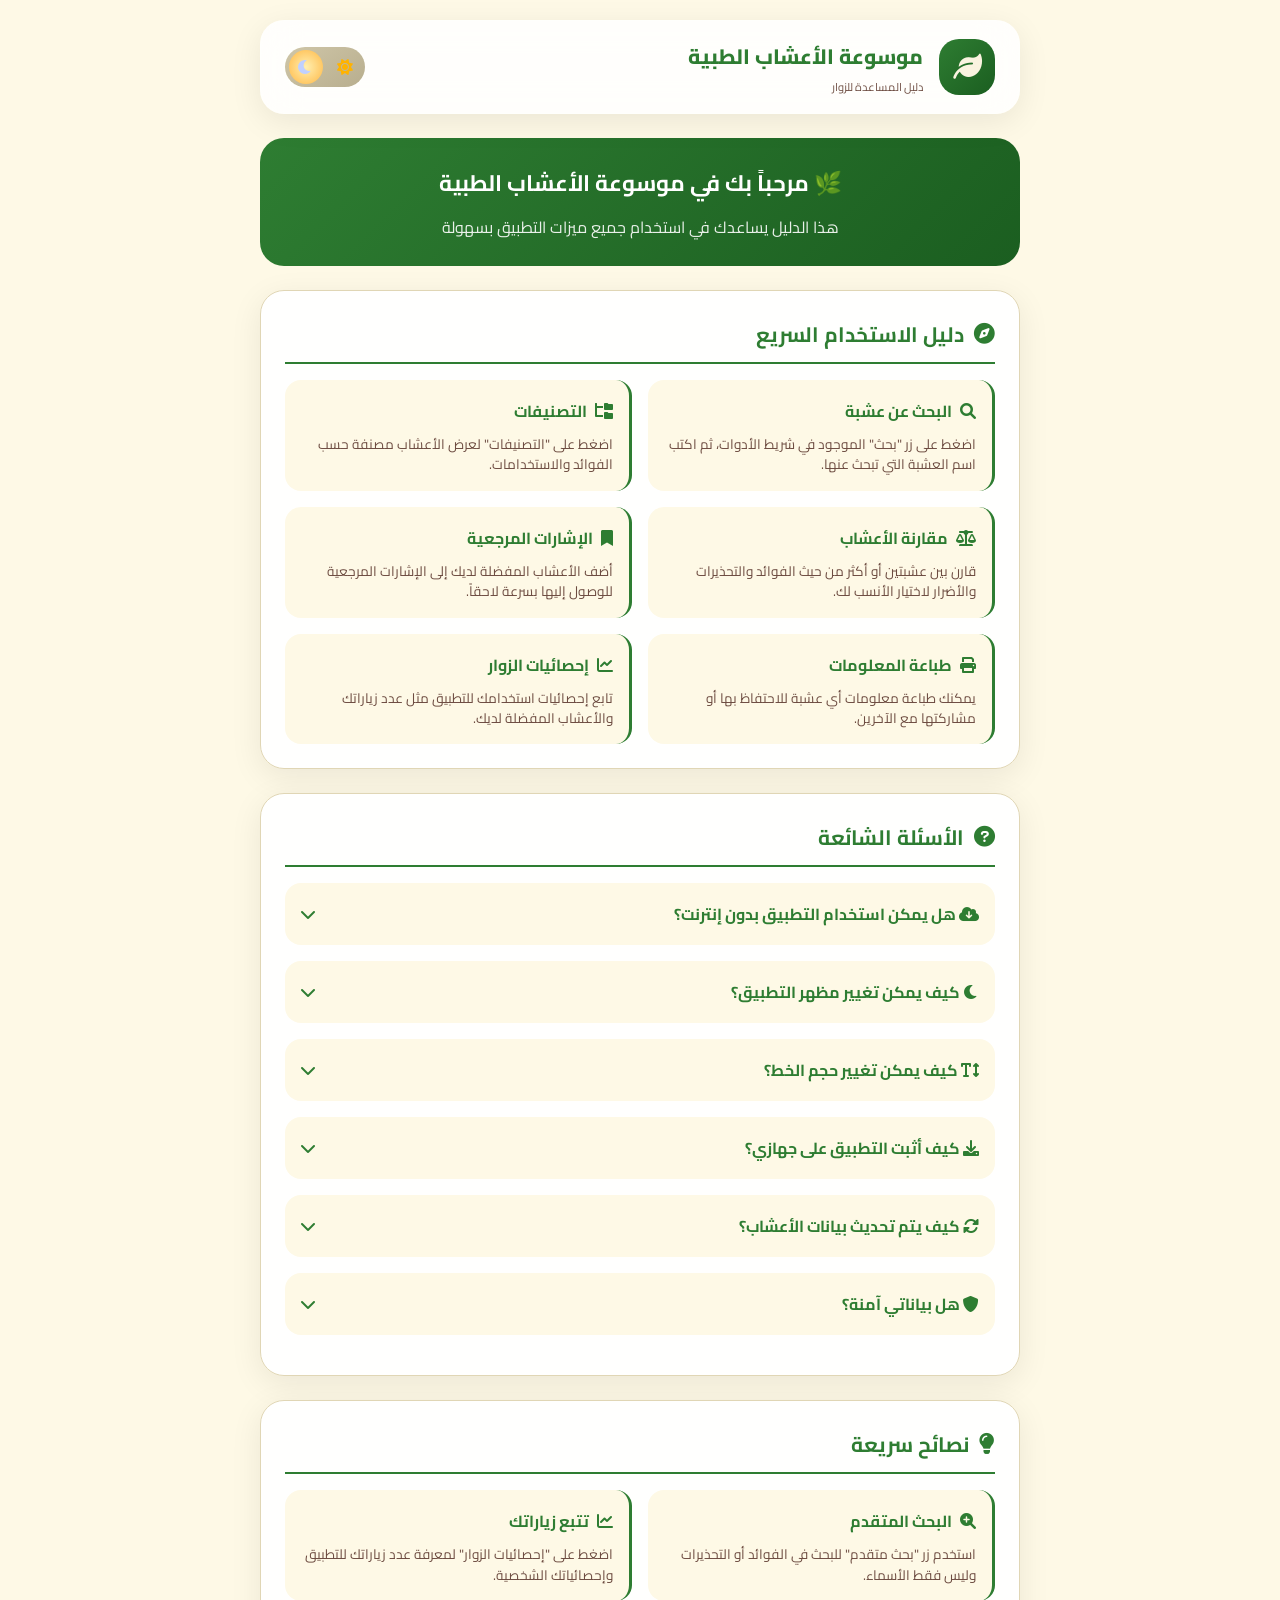
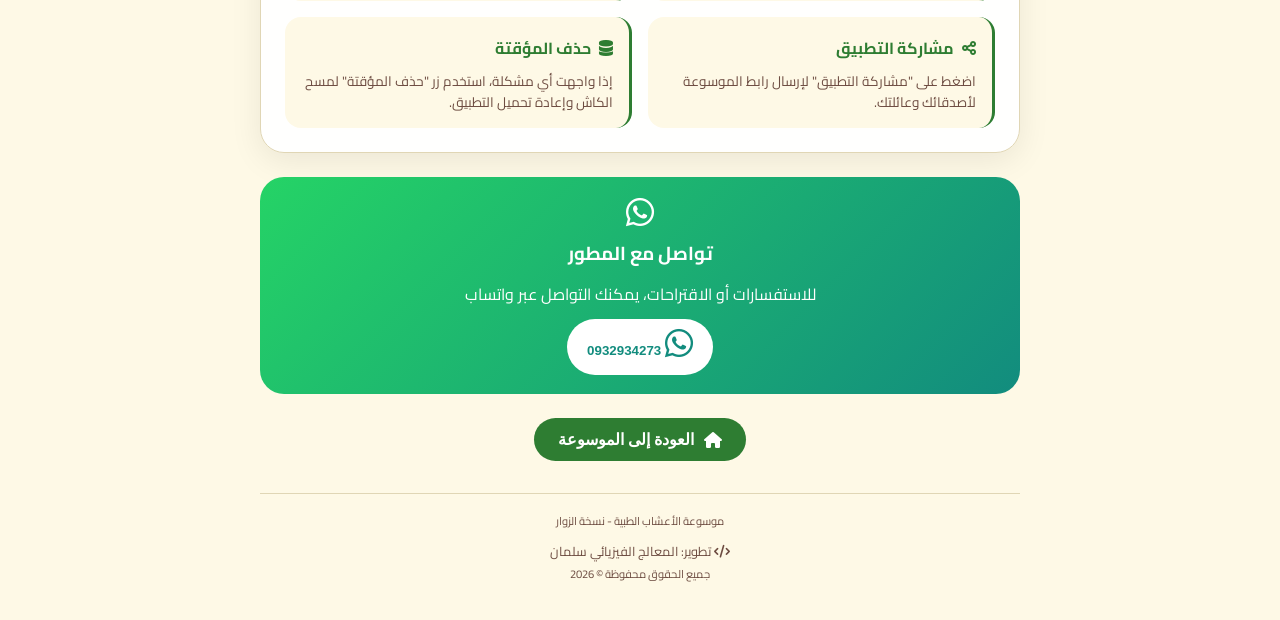
<file: help.html>
<!DOCTYPE html>
<html lang="ar" dir="rtl">
<head>
    <meta charset="UTF-8">
    <meta name="viewport" content="width=device-width, initial-scale=1.0, viewport-fit=cover">
    <title>مساعدة الزوار - موسوعة الأعشاب الطبية</title>
    <meta name="theme-color" content="#2e7d32">
    <link rel="manifest" href="manifest.json">
    <link href="https://fonts.googleapis.com/css2?family=Cairo:wght@300;400;500;600;700;800;900&display=swap" rel="stylesheet">
    <link rel="stylesheet" href="https://cdnjs.cloudflare.com/ajax/libs/font-awesome/6.0.0-beta3/css/all.min.css">
    <style>
        * { margin: 0; padding: 0; box-sizing: border-box; }
        
        :root {
            --primary: #2e7d32;
            --primary-light: #60ad5e;
            --primary-dark: #1b5e20;
            --danger: #c62828;
            --light-bg: #fef9e6;
            --card-bg: rgba(255, 255, 255, 0.95);
            --separator: #e0d6b5;
            --text: #3e2723;
            --text-secondary: #6d4c41;
            --shadow: 0 8px 32px rgba(0, 0, 0, 0.08);
            --radius: 24px;
            --glass-bg: rgba(255, 255, 255, 0.85);
        }
        
        body.dark-mode {
            --primary: #81c784;
            --light-bg: #1a1a2e;
            --card-bg: rgba(30, 30, 46, 0.95);
            --separator: #2d2d44;
            --text: #f5f0e0;
            --text-secondary: #b8b8d0;
            --glass-bg: rgba(30, 30, 46, 0.85);
        }
        
        body {
            font-family: 'Cairo', sans-serif;
            background: var(--light-bg);
            color: var(--text);
            transition: 0.2s;
        }
        
        .container {
            max-width: 800px;
            margin: 0 auto;
            padding: 20px;
        }
        
        .header {
            background: var(--glass-bg);
            backdrop-filter: blur(20px);
            border-radius: var(--radius);
            padding: 1rem 1.5rem;
            display: flex;
            justify-content: space-between;
            align-items: center;
            flex-wrap: wrap;
            gap: 1rem;
            margin-bottom: 1.5rem;
            box-shadow: var(--shadow);
            border: 1px solid rgba(255,255,255,0.2);
        }
        
        .logo-area {
            display: flex;
            align-items: center;
            gap: 1rem;
        }
        
        .logo-icon {
            width: 56px;
            height: 56px;
            background: linear-gradient(135deg, var(--primary), var(--primary-dark));
            border-radius: 20px;
            display: flex;
            align-items: center;
            justify-content: center;
        }
        
        .logo-icon i {
            font-size: 1.8rem;
            color: #faf3e0;
        }
        
        .logo-text h1 {
            font-size: 1.3rem;
            font-weight: 800;
            color: var(--primary);
        }
        
        .logo-text p {
            font-size: 0.7rem;
            color: var(--text-secondary);
        }
        
        .mode-switch {
            position: relative;
            width: 80px;
            height: 40px;
            background: linear-gradient(145deg, #cfc6a8, #b8ae8e);
            border-radius: 60px;
            cursor: pointer;
            display: flex;
            align-items: center;
            justify-content: space-between;
            padding: 0 12px;
            border: none;
        }
        
        .mode-switch i { font-size: 1rem; z-index: 2; }
        .mode-switch i.fa-sun { color: #ffb300; }
        .mode-switch i.fa-moon { color: #c0d0ff; }
        
        .mode-switch .slider-track {
            position: absolute;
            width: 34px;
            height: 34px;
            background: radial-gradient(circle, #ffefb0, #ffb845);
            border-radius: 50%;
            top: 3px;
            left: 4px;
            transition: transform 0.3s;
            z-index: 1;
        }
        
        body.dark-mode .mode-switch .slider-track {
            transform: translateX(36px);
        }
        
        .welcome-message {
            background: linear-gradient(135deg, var(--primary), var(--primary-dark));
            color: white;
            border-radius: var(--radius);
            padding: 1.5rem;
            margin-bottom: 1.5rem;
            text-align: center;
        }
        
        .welcome-message h2 {
            font-size: 1.4rem;
            margin-bottom: 0.5rem;
        }
        
        .welcome-message p {
            opacity: 0.9;
        }
        
        .help-section {
            background: var(--card-bg);
            border-radius: var(--radius);
            padding: 1.5rem;
            margin-bottom: 1.5rem;
            border: 1px solid var(--separator);
            box-shadow: var(--shadow);
        }
        
        .help-section h2 {
            color: var(--primary);
            font-size: 1.3rem;
            margin-bottom: 1rem;
            padding-bottom: 0.5rem;
            border-bottom: 2px solid var(--primary);
            display: flex;
            align-items: center;
            gap: 10px;
        }
        
        .help-grid {
            display: grid;
            grid-template-columns: repeat(auto-fill, minmax(280px, 1fr));
            gap: 1rem;
            margin-top: 1rem;
        }
        
        .help-card {
            background: var(--light-bg);
            border-radius: 16px;
            padding: 1rem;
            border-right: 3px solid var(--primary);
            transition: transform 0.2s;
        }
        
        .help-card:hover {
            transform: translateX(-3px);
        }
        
        .help-card h3 {
            color: var(--primary);
            font-size: 1rem;
            margin-bottom: 0.5rem;
            display: flex;
            align-items: center;
            gap: 8px;
        }
        
        .help-card p {
            font-size: 0.85rem;
            line-height: 1.5;
            color: var(--text-secondary);
        }
        
        .faq-item {
            background: var(--light-bg);
            border-radius: 16px;
            padding: 1rem;
            margin-bottom: 1rem;
            cursor: pointer;
            transition: 0.2s;
        }
        
        .faq-item:hover {
            transform: translateX(-3px);
            background: var(--primary-container);
        }
        
        .faq-question {
            font-weight: 700;
            color: var(--primary);
            display: flex;
            justify-content: space-between;
            align-items: center;
        }
        
        .faq-answer {
            max-height: 0;
            overflow: hidden;
            transition: max-height 0.3s ease;
            color: var(--text-secondary);
            font-size: 0.9rem;
        }
        
        .faq-item.open .faq-answer {
            max-height: 200px;
            margin-top: 10px;
        }
        
        .contact-card {
            background: linear-gradient(135deg, #25D366, #128C7E);
            color: white;
            border-radius: var(--radius);
            padding: 1.2rem;
            text-align: center;
            margin-bottom: 1.5rem;
        }
        
        .contact-card i {
            font-size: 2rem;
            margin-bottom: 0.5rem;
        }
        
        .contact-card h3 {
            margin-bottom: 0.5rem;
        }
        
        .contact-card button {
            background: white;
            color: #128C7E;
            border: none;
            padding: 8px 20px;
            border-radius: 50px;
            margin-top: 10px;
            font-weight: bold;
            cursor: pointer;
        }
        
        .btn-back {
            background: var(--primary);
            color: white;
            border: none;
            padding: 12px 24px;
            border-radius: 50px;
            font-size: 1rem;
            font-weight: bold;
            cursor: pointer;
            display: inline-flex;
            align-items: center;
            gap: 10px;
            transition: 0.2s;
        }
        
        .btn-back:hover {
            transform: translateY(-2px);
            box-shadow: 0 4px 15px var(--primary-glow);
        }
        
        .footer {
            text-align: center;
            margin-top: 2rem;
            padding: 1rem;
            font-size: 0.7rem;
            color: var(--text-secondary);
            border-top: 1px solid var(--separator);
        }
        
        .developer {
            text-align: center;
            margin-top: 0.5rem;
            font-size: 0.8rem;
        }
        
        @media (max-width: 768px) {
            .container { padding: 15px; }
            .help-grid { grid-template-columns: 1fr; }
            .header { flex-direction: column; text-align: center; }
        }
    </style>
</head>
<body>

<div class="container">
    <!-- الهيدر -->
    <div class="header">
        <div class="logo-area">
            <div class="logo-icon"><i class="fas fa-leaf"></i></div>
            <div class="logo-text">
                <h1>موسوعة الأعشاب الطبية</h1>
                <p>دليل المساعدة للزوار</p>
            </div>
        </div>
        <div class="mode-switch" id="themeToggle">
            <div class="slider-track"></div>
            <i class="fas fa-sun"></i>
            <i class="fas fa-moon"></i>
        </div>
    </div>

    <!-- رسالة ترحيب -->
    <div class="welcome-message">
        <h2>🌿 مرحباً بك في موسوعة الأعشاب الطبية</h2>
        <p>هذا الدليل يساعدك في استخدام جميع ميزات التطبيق بسهولة</p>
    </div>

    <!-- دليل الاستخدام السريع -->
    <div class="help-section">
        <h2><i class="fas fa-compass"></i> دليل الاستخدام السريع</h2>
        <div class="help-grid">
            <div class="help-card">
                <h3><i class="fas fa-search"></i> البحث عن عشبة</h3>
                <p>اضغط على زر "بحث" الموجود في شريط الأدوات، ثم اكتب اسم العشبة التي تبحث عنها.</p>
            </div>
            <div class="help-card">
                <h3><i class="fas fa-folder-tree"></i> التصنيفات</h3>
                <p>اضغط على "التصنيفات" لعرض الأعشاب مصنفة حسب الفوائد والاستخدامات.</p>
            </div>
            <div class="help-card">
                <h3><i class="fas fa-balance-scale"></i> مقارنة الأعشاب</h3>
                <p>قارن بين عشبتين أو أكثر من حيث الفوائد والتحذيرات والأضرار لاختيار الأنسب لك.</p>
            </div>
            <div class="help-card">
                <h3><i class="fas fa-bookmark"></i> الإشارات المرجعية</h3>
                <p>أضف الأعشاب المفضلة لديك إلى الإشارات المرجعية للوصول إليها بسرعة لاحقاً.</p>
            </div>
            <div class="help-card">
                <h3><i class="fas fa-print"></i> طباعة المعلومات</h3>
                <p>يمكنك طباعة معلومات أي عشبة للاحتفاظ بها أو مشاركتها مع الآخرين.</p>
            </div>
            <div class="help-card">
                <h3><i class="fas fa-chart-line"></i> إحصائيات الزوار</h3>
                <p>تابع إحصائيات استخدامك للتطبيق مثل عدد زياراتك والأعشاب المفضلة لديك.</p>
            </div>
        </div>
    </div>

    <!-- الأسئلة الشائعة -->
    <div class="help-section">
        <h2><i class="fas fa-question-circle"></i> الأسئلة الشائعة</h2>
        <div class="faq-list">
            <div class="faq-item">
                <div class="faq-question">
                    <span><i class="fas fa-cloud-download-alt"></i> هل يمكن استخدام التطبيق بدون إنترنت؟</span>
                    <i class="fas fa-chevron-down"></i>
                </div>
                <div class="faq-answer">
                    نعم! بمجرد تحميل البيانات لأول مرة، يمكنك استخدام التطبيق في وضع عدم الاتصال. سيتم عرض البيانات المخزنة محلياً على جهازك.
                </div>
            </div>
            <div class="faq-item">
                <div class="faq-question">
                    <span><i class="fas fa-moon"></i> كيف يمكن تغيير مظهر التطبيق؟</span>
                    <i class="fas fa-chevron-down"></i>
                </div>
                <div class="faq-answer">
                    اضغط على زر الوضع الليلي 🌙/☀️ في أعلى الشاشة للتبديل بين المظهر النهاري والليلي.
                </div>
            </div>
            <div class="faq-item">
                <div class="faq-question">
                    <span><i class="fas fa-text-height"></i> كيف يمكن تغيير حجم الخط؟</span>
                    <i class="fas fa-chevron-down"></i>
                </div>
                <div class="faq-answer">
                    اضغط على زر "Aa" في شريط الأدوات لتغيير حجم الخط بين (عادي، كبير، أكبر) حسب راحتك في القراءة.
                </div>
            </div>
            <div class="faq-item">
                <div class="faq-question">
                    <span><i class="fas fa-download"></i> كيف أثبت التطبيق على جهازي؟</span>
                    <i class="fas fa-chevron-down"></i>
                </div>
                <div class="faq-answer">
                    في متصفح Chrome: اضغط على القائمة (⋮) ثم اختر "تثبيت التطبيق".<br>
                    في Safari: اضغط على مشاركة ثم "إضافة إلى الشاشة الرئيسية".
                </div>
            </div>
            <div class="faq-item">
                <div class="faq-question">
                    <span><i class="fas fa-sync-alt"></i> كيف يتم تحديث بيانات الأعشاب؟</span>
                    <i class="fas fa-chevron-down"></i>
                </div>
                <div class="faq-answer">
                    يتم تحديث البيانات تلقائياً عند وجود اتصال بالإنترنت. يمكنك أيضاً الضغط على زر "تحديث" في شريط الأدوات للحصول على أحدث البيانات.
                </div>
            </div>
            <div class="faq-item">
                <div class="faq-question">
                    <span><i class="fas fa-shield-alt"></i> هل بياناتي آمنة؟</span>
                    <i class="fas fa-chevron-down"></i>
                </div>
                <div class="faq-answer">
                    نعم تماماً. التطبيق لا يجمع أي معلومات شخصية عنك. جميع البيانات التي تحفظها (إشارات مرجعية، مقارنات) تخزن فقط على جهازك.
                </div>
            </div>
        </div>
    </div>

    <!-- نصائح سريعة -->
    <div class="help-section">
        <h2><i class="fas fa-lightbulb"></i> نصائح سريعة</h2>
        <div class="help-grid">
            <div class="help-card">
                <h3><i class="fas fa-search-plus"></i> البحث المتقدم</h3>
                <p>استخدم زر "بحث متقدم" للبحث في الفوائد أو التحذيرات وليس فقط الأسماء.</p>
            </div>
            <div class="help-card">
                <h3><i class="fas fa-chart-line"></i> تتبع زياراتك</h3>
                <p>اضغط على "إحصائيات الزوار" لمعرفة عدد زياراتك للتطبيق وإحصائياتك الشخصية.</p>
            </div>
            <div class="help-card">
                <h3><i class="fas fa-share-alt"></i> مشاركة التطبيق</h3>
                <p>اضغط على "مشاركة التطبيق" لإرسال رابط الموسوعة لأصدقائك وعائلتك.</p>
            </div>
            <div class="help-card">
                <h3><i class="fas fa-database"></i> حذف المؤقتة</h3>
                <p>إذا واجهت أي مشكلة، استخدم زر "حذف المؤقتة" لمسح الكاش وإعادة تحميل التطبيق.</p>
            </div>
        </div>
    </div>

    <!-- التواصل -->
    <div class="contact-card">
        <i class="fab fa-whatsapp"></i>
        <h3>تواصل مع المطور</h3>
        <p>للاستفسارات أو الاقتراحات، يمكنك التواصل عبر واتساب</p>
        <button onclick="window.open('https://wa.me/9630932934273', '_blank')">
            <i class="fab fa-whatsapp"></i> 0932934273
        </button>
    </div>

    <!-- زر العودة -->
    <div style="text-align: center;">
        <button class="btn-back" onclick="window.location.href = './index.html'">
            <i class="fas fa-home"></i> العودة إلى الموسوعة
        </button>
    </div>

    <!-- تذييل -->
    <div class="footer">
        <p>موسوعة الأعشاب الطبية - نسخة الزوار</p>
        <div class="developer">
            <i class="fas fa-code"></i> تطوير: المعالج الفيزيائي سلمان
        </div>
        <p>جميع الحقوق محفوظة © 2026</p>
    </div>
</div>

<script>
    // تبديل الوضع الليلي/النهاري
    function toggleTheme() {
        document.body.classList.toggle('dark-mode');
        localStorage.setItem('theme', document.body.classList.contains('dark-mode') ? 'dark' : 'light');
    }
    
    // تهيئة المظهر
    function initTheme() {
        if (localStorage.getItem('theme') === 'dark') {
            document.body.classList.add('dark-mode');
        }
    }
    
    // تهيئة الأسئلة الشائعة
    function initFAQ() {
        const faqItems = document.querySelectorAll('.faq-item');
        faqItems.forEach(item => {
            const question = item.querySelector('.faq-question');
            question.addEventListener('click', () => {
                item.classList.toggle('open');
                const icon = question.querySelector('.fa-chevron-down');
                if (icon) {
                    icon.style.transform = item.classList.contains('open') ? 'rotate(180deg)' : 'rotate(0)';
                }
            });
        });
    }
    
    // ربط الأحداث
    document.getElementById('themeToggle')?.addEventListener('click', toggleTheme);
    
    // تسجيل Service Worker
    if ('serviceWorker' in navigator) {
        window.addEventListener('load', () => {
            navigator.serviceWorker.register('./sw.js').catch(e => console.log('SW registration failed:', e));
        });
    }
    
    // التهيئة
    initTheme();
    initFAQ();
    
    console.log('📱 صفحة المساعدة للزوار تم تحميلها');
</script>
</body>
</html>
</file>
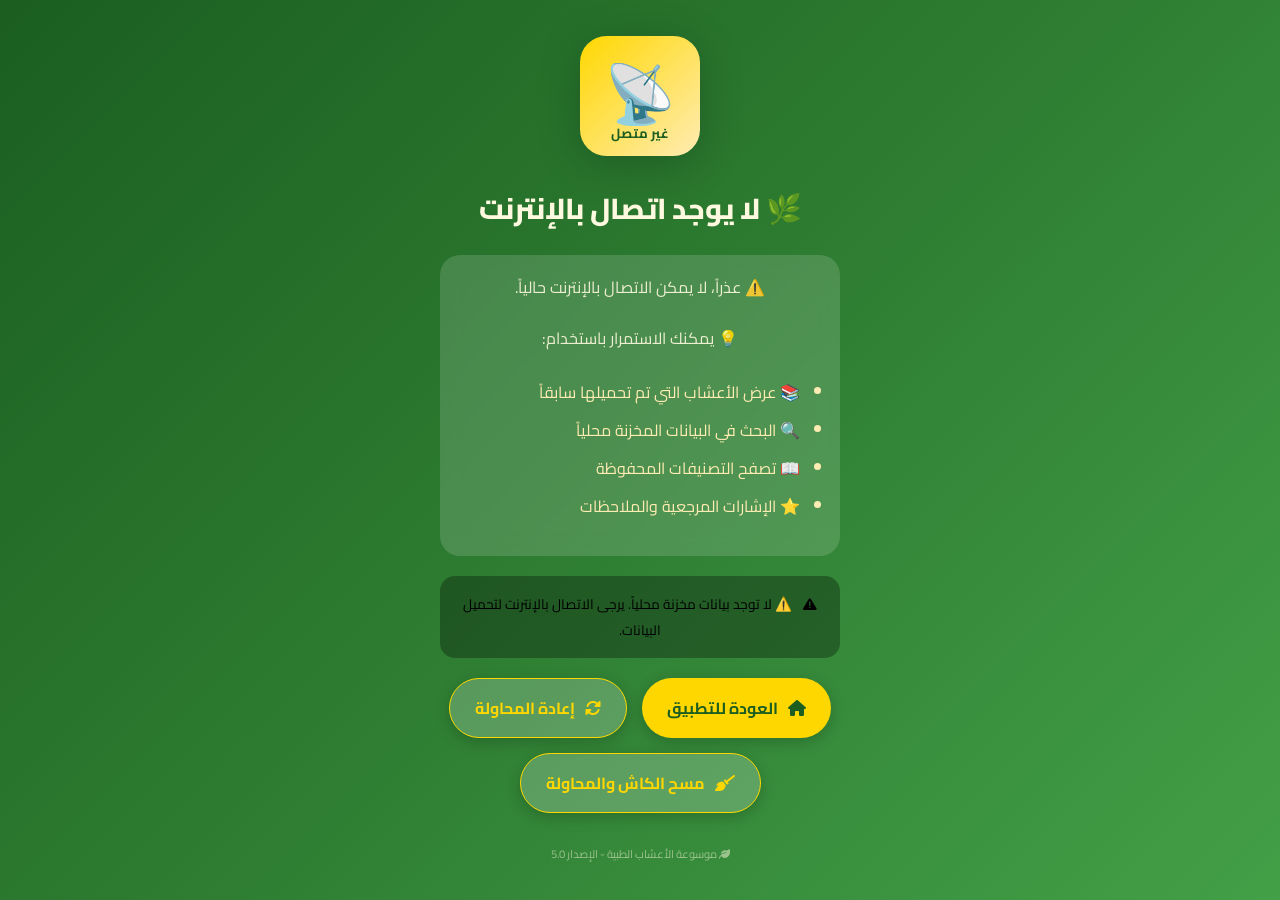
<file: offline.html>
<!DOCTYPE html>
<html lang="ar" dir="rtl">
<head>
    <meta charset="UTF-8">
    <meta name="viewport" content="width=device-width, initial-scale=1.0, viewport-fit=cover">
    <title>غير متصل - موسوعة الأعشاب الطبية</title>
    <meta name="theme-color" content="#2e7d32">
    <link rel="manifest" href="manifest.json">
    <link href="https://fonts.googleapis.com/css2?family=Cairo:wght@300;400;500;600;700;800;900&display=swap" rel="stylesheet">
    <link rel="stylesheet" href="https://cdnjs.cloudflare.com/ajax/libs/font-awesome/6.0.0-beta3/css/all.min.css">
    <style>
        * {
            margin: 0;
            padding: 0;
            box-sizing: border-box;
        }
        
        body {
            font-family: 'Cairo', 'Segoe UI', Tahoma, Geneva, Verdana, sans-serif;
            background: linear-gradient(135deg, #1b5e20 0%, #2e7d32 50%, #43a047 100%);
            min-height: 100vh;
            display: flex;
            align-items: center;
            justify-content: center;
            padding: 20px;
        }
        
        .offline-container {
            text-align: center;
            max-width: 400px;
            width: 100%;
            animation: fadeInUp 0.6s ease-out;
        }
        
        @keyframes fadeInUp {
            from {
                opacity: 0;
                transform: translateY(30px);
            }
            to {
                opacity: 1;
                transform: translateY(0);
            }
        }
        
        .offline-icon {
            width: 120px;
            height: 120px;
            margin: 0 auto 25px;
            animation: bounce 0.8s ease-out;
        }
        
        @keyframes bounce {
            0% { transform: scale(0.5); opacity: 0; }
            50% { transform: scale(1.1); }
            100% { transform: scale(1); opacity: 1; }
        }
        
        .offline-icon svg {
            width: 100%;
            height: 100%;
            filter: drop-shadow(0 8px 20px rgba(0,0,0,0.2));
        }
        
        h1 {
            color: #fff9e0;
            font-size: 1.8rem;
            margin-bottom: 15px;
            font-weight: 800;
        }
        
        p {
            color: rgba(255,249,224,0.9);
            font-size: 1rem;
            line-height: 1.6;
            margin-bottom: 25px;
        }
        
        .offline-message {
            background: rgba(255,255,255,0.15);
            backdrop-filter: blur(10px);
            border-radius: 20px;
            padding: 20px;
            margin: 20px 0;
        }
        
        .offline-message ul {
            text-align: right;
            padding-right: 20px;
            margin: 15px 0;
        }
        
        .offline-message li {
            margin: 8px 0;
            color: #ffecb3;
        }
        
        .button-group {
            display: flex;
            gap: 15px;
            justify-content: center;
            flex-wrap: wrap;
            margin: 20px 0;
        }
        
        button {
            background: #ffd700;
            color: #1b5e20;
            border: none;
            padding: 14px 25px;
            border-radius: 60px;
            font-size: 1rem;
            font-weight: bold;
            font-family: 'Cairo', sans-serif;
            cursor: pointer;
            transition: all 0.3s ease;
            display: inline-flex;
            align-items: center;
            gap: 10px;
            box-shadow: 0 4px 15px rgba(0,0,0,0.2);
        }
        
        button:hover {
            transform: translateY(-2px);
            box-shadow: 0 8px 25px rgba(0,0,0,0.3);
        }
        
        button:active {
            transform: translateY(1px);
        }
        
        .btn-secondary {
            background: rgba(255,255,255,0.2);
            color: #ffd700;
            border: 1px solid #ffd700;
        }
        
        .btn-secondary:hover {
            background: rgba(255,255,255,0.3);
        }
        
        .cached-data {
            background: rgba(0,0,0,0.3);
            border-radius: 15px;
            padding: 15px;
            margin: 20px 0;
            font-size: 0.85rem;
            text-align: center;
        }
        
        .cached-data i {
            margin-left: 8px;
        }
        
        .footer {
            margin-top: 30px;
            font-size: 0.7rem;
            color: rgba(255,249,224,0.5);
        }
        
        @media (max-width: 480px) {
            .button-group {
                flex-direction: column;
            }
            button {
                justify-content: center;
            }
            h1 {
                font-size: 1.4rem;
            }
        }
    </style>
</head>
<body>
    <div class="offline-container">
        <div class="offline-icon">
            <svg viewBox="0 0 100 100" xmlns="http://www.w3.org/2000/svg">
                <defs>
                    <linearGradient id="iconGrad" x1="0%" y1="0%" x2="100%" y2="100%">
                        <stop offset="0%" style="stop-color:#ffd700;stop-opacity:1" />
                        <stop offset="100%" style="stop-color:#ffecb3;stop-opacity:1" />
                    </linearGradient>
                </defs>
                <rect width="100" height="100" rx="22" fill="url(#iconGrad)"/>
                <text x="50" y="65" font-size="48" text-anchor="middle" fill="#2e7d32">📡</text>
                <text x="50" y="85" font-size="11" text-anchor="middle" fill="#1b5e20" font-weight="bold">غير متصل</text>
            </svg>
        </div>
        
        <h1>🌿 لا يوجد اتصال بالإنترنت</h1>
        
        <div class="offline-message">
            <p>⚠️ عذراً، لا يمكن الاتصال بالإنترنت حالياً.</p>
            <p>💡 يمكنك الاستمرار باستخدام:</p>
            <ul>
                <li>📚 عرض الأعشاب التي تم تحميلها سابقاً</li>
                <li>🔍 البحث في البيانات المخزنة محلياً</li>
                <li>📖 تصفح التصنيفات المحفوظة</li>
                <li>⭐ الإشارات المرجعية والملاحظات</li>
            </ul>
        </div>
        
        <div class="cached-data" id="cachedInfo">
            <i class="fas fa-spinner fa-pulse"></i> جاري التحقق من البيانات المخزنة...
        </div>
        
        <div class="button-group">
            <button onclick="goToApp()">
                <i class="fas fa-home"></i> العودة للتطبيق
            </button>
            <button class="btn-secondary" onclick="location.reload()">
                <i class="fas fa-sync-alt"></i> إعادة المحاولة
            </button>
            <button class="btn-secondary" onclick="clearCacheAndReload()">
                <i class="fas fa-broom"></i> مسح الكاش والمحاولة
            </button>
        </div>
        
        <div class="footer">
            <i class="fas fa-leaf"></i> موسوعة الأعشاب الطبية - الإصدار 5.0
        </div>
    </div>
    
    <script>
        // عرض معلومات البيانات المخزنة
        function showCachedInfo() {
            const cachedDiv = document.getElementById('cachedInfo');
            if (!cachedDiv) return;
            
            try {
                // محاولة قراءة الكاش من localStorage
                const cacheData = localStorage.getItem('herbal_cache_v3');
                if (cacheData) {
                    const data = JSON.parse(cacheData);
                    const herbsCount = data.herbs?.length || 0;
                    const categoriesCount = data.categories?.length || 0;
                    const lastUpdate = data.timestamp ? new Date(data.timestamp).toLocaleString('ar-EG') : 'غير معروف';
                    
                    cachedDiv.innerHTML = `
                        <i class="fas fa-database"></i> البيانات المخزنة محلياً:<br>
                        🌿 ${herbsCount} عشبة | 📂 ${categoriesCount} تصنيف<br>
                        📅 آخر تحديث: ${lastUpdate}
                    `;
                } else {
                    cachedDiv.innerHTML = '<i class="fas fa-exclamation-triangle"></i> ⚠️ لا توجد بيانات مخزنة محلياً. يرجى الاتصال بالإنترنت لتحميل البيانات.';
                }
            } catch(e) {
                console.error('خطأ في قراءة الكاش:', e);
                cachedDiv.innerHTML = '<i class="fas fa-exclamation-triangle"></i> ⚠️ لا توجد بيانات مخزنة محلياً';
            }
        }
        
        // مسح الكاش وإعادة المحاولة
        function clearCacheAndReload() {
            if (confirm('⚠️ هل تريد مسح جميع البيانات المخزنة محلياً وإعادة المحاولة؟')) {
                try {
                    // مسح localStorage
                    localStorage.clear();
                    
                    // مسح sessionStorage
                    sessionStorage.clear();
                    
                    // مسح caches إذا كان متاحاً
                    if ('caches' in window) {
                        caches.keys().then(function(names) {
                            for (var i = 0; i < names.length; i++) {
                                caches.delete(names[i]);
                            }
                        });
                    }
                    
                    alert('✅ تم مسح الكاش بنجاح. سيتم إعادة تحميل الصفحة.');
                    location.reload();
                } catch(e) {
                    console.error('فشل مسح الكاش:', e);
                    alert('❌ فشل مسح الكاش: ' + e.message);
                }
            }
        }
        
        // العودة إلى التطبيق
        function goToApp() {
            // استخدام المسار النسبي ليتوافق مع هيكل المشروع
            if (window.matchMedia('(display-mode: standalone)').matches) {
                // إذا كان التطبيق مثبتاً
                window.location.href = './index.html';
            } else {
                window.location.href = './index.html';
            }
        }
        
        // عرض المعلومات عند تحميل الصفحة
        showCachedInfo();
        
        // محاولة الكشف عن عودة الإنترنت تلقائياً
        window.addEventListener('online', () => {
            console.log('🟢 تم استعادة الاتصال');
            const cachedDiv = document.getElementById('cachedInfo');
            if (cachedDiv) {
                cachedDiv.innerHTML = '<i class="fas fa-check-circle"></i> ✅ تم استعادة الاتصال! جاري إعادة التوجيه...';
                cachedDiv.style.background = 'rgba(76,175,80,0.3)';
            }
            setTimeout(() => {
                window.location.href = './index.html';
            }, 1500);
        });
        
        // دعم PWA
        if ('serviceWorker' in navigator) {
            window.addEventListener('load', function() {
                navigator.serviceWorker.register('./sw.js').then(function(registration) {
                    console.log('ServiceWorker registered successfully: ', registration.scope);
                }).catch(function(error) {
                    console.log('ServiceWorker registration failed: ', error);
                });
            });
        }
        
        console.log('📱 صفحة offline.html تم تحميلها بنجاح');
    </script>
</body>
</html>
</file>
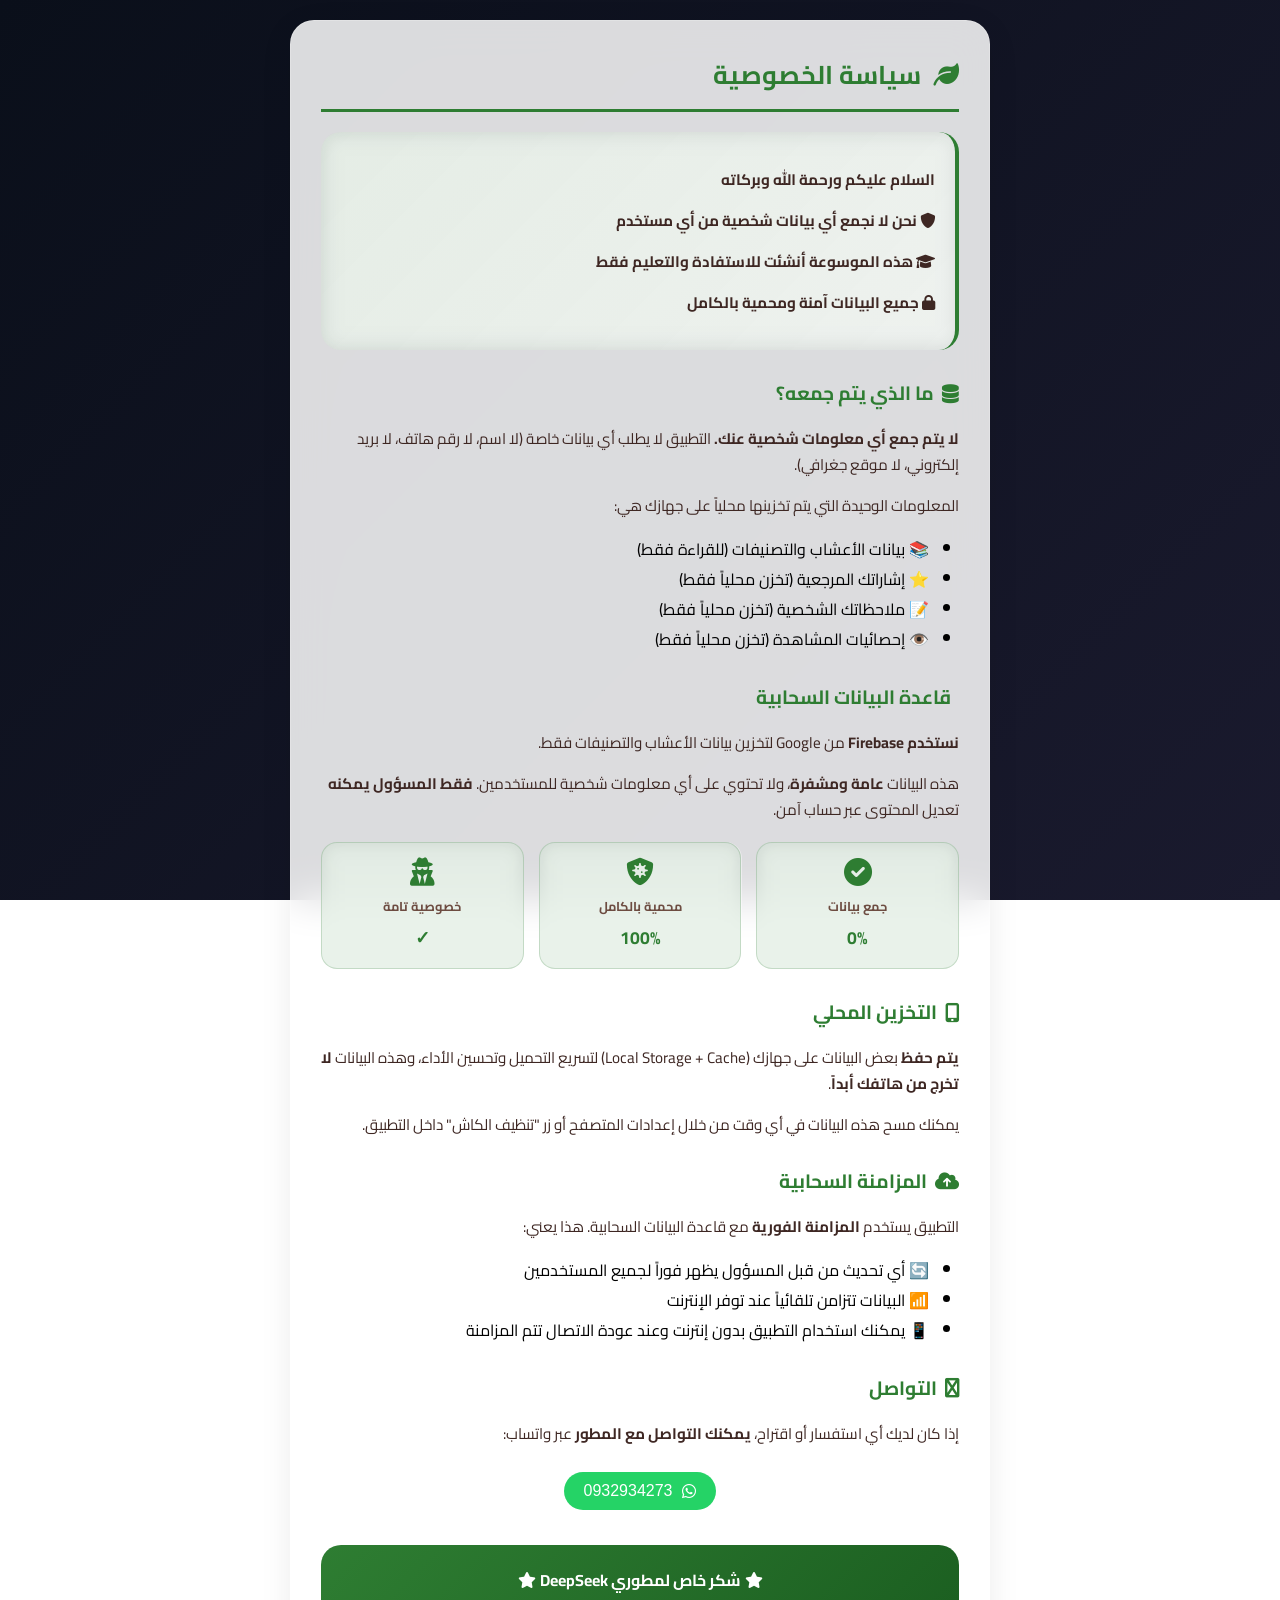
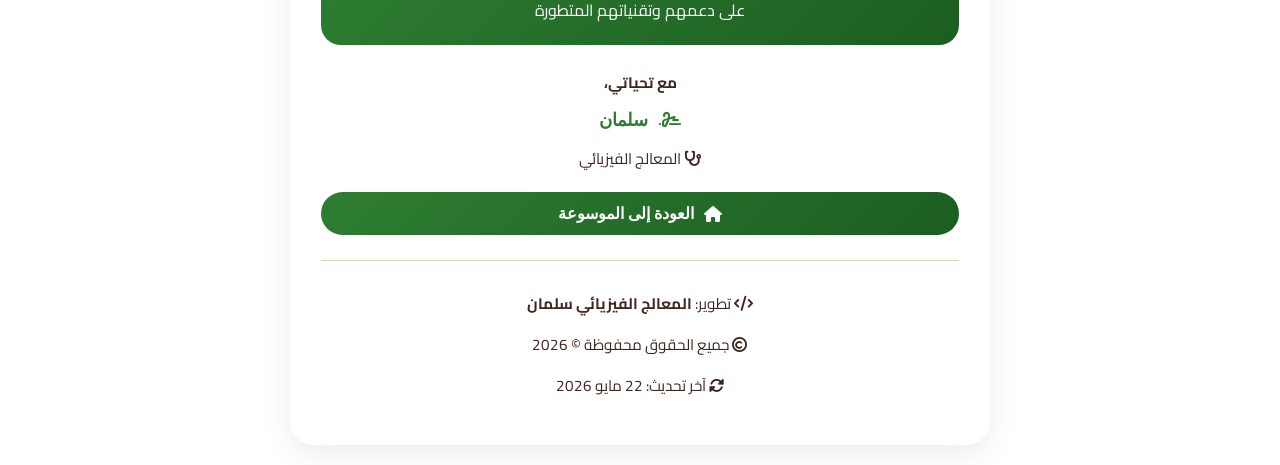
<file: privacy.html>
<!DOCTYPE html>
<html lang="ar" dir="rtl">
<head>
    <meta charset="UTF-8">
    <meta name="viewport" content="width=device-width, initial-scale=1.0, viewport-fit=cover">
    <title>سياسة الخصوصية - موسوعة الأعشاب الطبية</title>
    <meta name="theme-color" content="#2e7d32">
    <link rel="manifest" href="manifest.json">
    <link href="https://fonts.googleapis.com/css2?family=Cairo:wght@300;400;500;600;700;800;900&display=swap" rel="stylesheet">
    <link rel="stylesheet" href="https://cdnjs.cloudflare.com/ajax/libs/font-awesome/6.0.0-beta3/css/all.min.css">
    <style>
        * { margin: 0; padding: 0; box-sizing: border-box; }
        
        :root {
            --primary: #2e7d32;
            --primary-light: #60ad5e;
            --primary-dark: #1b5e20;
            --secondary: #ff8f00;
            --light-bg: #fef9e6;
            --card-bg: rgba(255, 255, 255, 0.95);
            --separator: #e0d6b5;
            --text: #3e2723;
            --text-secondary: #6d4c41;
            --shadow: 0 8px 32px rgba(0, 0, 0, 0.08);
            --radius: 24px;
            --glass-bg: rgba(255, 255, 255, 0.85);
        }
        
        body.dark-mode {
            --primary: #81c784;
            --light-bg: #1a1a2e;
            --card-bg: rgba(30, 30, 46, 0.95);
            --separator: #2d2d44;
            --text: #f5f0e0;
            --text-secondary: #b8b8d0;
            --glass-bg: rgba(30, 30, 46, 0.85);
        }
        
        body {
            font-family: 'Cairo', sans-serif;
            background: linear-gradient(135deg, #0a0f1a, #1a1a2e);
            background-attachment: fixed;
            min-height: 100vh;
            padding: 20px;
        }
        
        .container {
            max-width: 700px;
            margin: 0 auto;
            background: var(--glass-bg);
            backdrop-filter: blur(20px);
            border-radius: var(--radius);
            padding: 30px;
            box-shadow: var(--shadow);
            border: 1px solid rgba(255, 255, 255, 0.2);
        }
        
        h1 { 
            color: var(--primary); 
            margin-bottom: 20px; 
            border-bottom: 3px solid var(--primary); 
            padding-bottom: 10px;
            font-size: 1.6rem;
            display: flex;
            align-items: center;
            gap: 12px;
        }
        
        h2 {
            color: var(--primary);
            font-size: 1.2rem;
            margin: 25px 0 12px 0;
            display: flex;
            align-items: center;
            gap: 8px;
        }
        
        p { 
            line-height: 1.7; 
            margin: 15px 0; 
            color: var(--text);
            font-size: 0.95rem;
        }
        
        .highlight {
            background: linear-gradient(135deg, rgba(46, 125, 50, 0.1), rgba(27, 94, 32, 0.05));
            padding: 20px;
            border-radius: 20px;
            margin: 20px 0;
            border-right: 4px solid var(--primary);
            backdrop-filter: blur(10px);
        }
        
        .info-grid {
            display: grid;
            grid-template-columns: repeat(auto-fit, minmax(140px, 1fr));
            gap: 15px;
            margin: 20px 0;
        }
        
        .info-card {
            background: rgba(46, 125, 50, 0.1);
            backdrop-filter: blur(10px);
            border-radius: 16px;
            padding: 15px;
            text-align: center;
            border: 1px solid rgba(46, 125, 50, 0.2);
        }
        
        .info-card i {
            font-size: 28px;
            color: var(--primary);
            margin-bottom: 8px;
        }
        
        .info-card h3 {
            font-size: 0.8rem;
            color: var(--text-secondary);
        }
        
        .info-card p {
            font-size: 1.1rem;
            font-weight: bold;
            color: var(--primary);
            margin: 5px 0 0;
        }
        
        .thankyou {
            background: linear-gradient(135deg, var(--primary), var(--primary-dark));
            color: white;
            padding: 20px;
            border-radius: 20px;
            text-align: center;
            margin: 25px 0;
        }
        
        .btn-back {
            background: linear-gradient(135deg, var(--primary), var(--primary-dark));
            color: white;
            border: none;
            padding: 12px 24px;
            border-radius: 60px;
            font-size: 1rem;
            font-weight: bold;
            cursor: pointer;
            width: 100%;
            margin-top: 20px;
            display: flex;
            align-items: center;
            justify-content: center;
            gap: 10px;
            transition: transform 0.2s;
        }
        
        .btn-back:hover {
            transform: translateY(-2px);
        }
        
        .signature {
            font-family: 'Courier New', monospace;
            font-size: 1.1rem;
            font-weight: bold;
            margin-top: 10px;
            color: var(--primary);
        }
        
        .footer {
            text-align: center;
            margin-top: 25px;
            padding-top: 15px;
            border-top: 1px solid var(--separator);
            font-size: 0.7rem;
            color: var(--text-secondary);
        }
        
        .whatsapp-btn {
            background: #25D366;
            color: white;
            padding: 10px 20px;
            border-radius: 60px;
            display: inline-flex;
            align-items: center;
            gap: 10px;
            margin: 10px 0;
            border: none;
            cursor: pointer;
            font-size: 1rem;
        }
        
        @media (max-width: 600px) {
            .container { padding: 20px; }
            h1 { font-size: 1.3rem; }
        }
    </style>
</head>
<body>
    <div class="container">
        <h1>
            <i class="fas fa-leaf"></i>
            سياسة الخصوصية
        </h1>
        
        <div class="highlight">
            <p><strong>السلام عليكم ورحمة الله وبركاته</strong></p>
            <p><i class="fas fa-shield-alt"></i> <strong>نحن لا نجمع أي بيانات شخصية من أي مستخدم</strong></p>
            <p><i class="fas fa-graduation-cap"></i> <strong>هذه الموسوعة أنشئت للاستفادة والتعليم فقط</strong></p>
            <p><i class="fas fa-lock"></i> <strong>جميع البيانات آمنة ومحمية بالكامل</strong></p>
        </div>

        <h2><i class="fas fa-database"></i> ما الذي يتم جمعه؟</h2>
        <p><strong>لا يتم جمع أي معلومات شخصية عنك.</strong> التطبيق لا يطلب أي بيانات خاصة (لا اسم، لا رقم هاتف، لا بريد إلكتروني، لا موقع جغرافي).</p>
        <p>المعلومات الوحيدة التي يتم تخزينها محلياً على جهازك هي:</p>
        <ul style="margin-right: 30px; margin-bottom: 15px;">
            <li>📚 بيانات الأعشاب والتصنيفات (للقراءة فقط)</li>
            <li>⭐ إشاراتك المرجعية (تخزن محلياً فقط)</li>
            <li>📝 ملاحظاتك الشخصية (تخزن محلياً فقط)</li>
            <li>👁️ إحصائيات المشاهدة (تخزن محلياً فقط)</li>
        </ul>

        <h2><i class="fas fa-firebase"></i> قاعدة البيانات السحابية</h2>
        <p><strong>نستخدم Firebase</strong> من Google لتخزين بيانات الأعشاب والتصنيفات فقط.</p>
        <p>هذه البيانات <strong>عامة ومشفرة</strong>، ولا تحتوي على أي معلومات شخصية للمستخدمين. <strong>فقط المسؤول يمكنه</strong> تعديل المحتوى عبر حساب آمن.</p>

        <div class="info-grid">
            <div class="info-card">
                <i class="fas fa-check-circle"></i>
                <h3>جمع بيانات</h3>
                <p>0%</p>
            </div>
            <div class="info-card">
                <i class="fas fa-shield-virus"></i>
                <h3>محمية بالكامل</h3>
                <p>100%</p>
            </div>
            <div class="info-card">
                <i class="fas fa-user-secret"></i>
                <h3>خصوصية تامة</h3>
                <p>✓</p>
            </div>
        </div>

        <h2><i class="fas fa-mobile-alt"></i> التخزين المحلي</h2>
        <p><strong>يتم حفظ</strong> بعض البيانات على جهازك (Local Storage + Cache) لتسريع التحميل وتحسين الأداء، وهذه البيانات <strong>لا تخرج من هاتفك أبداً</strong>.</p>
        <p>يمكنك مسح هذه البيانات في أي وقت من خلال إعدادات المتصفح أو زر "تنظيف الكاش" داخل التطبيق.</p>

        <h2><i class="fas fa-cloud-upload-alt"></i> المزامنة السحابية</h2>
        <p>التطبيق يستخدم <strong>المزامنة الفورية</strong> مع قاعدة البيانات السحابية. هذا يعني:</p>
        <ul style="margin-right: 30px; margin-bottom: 15px;">
            <li>🔄 أي تحديث من قبل المسؤول يظهر فوراً لجميع المستخدمين</li>
            <li>📶 البيانات تتزامن تلقائياً عند توفر الإنترنت</li>
            <li>📱 يمكنك استخدام التطبيق بدون إنترنت وعند عودة الاتصال تتم المزامنة</li>
        </ul>

        <h2><i class="fas fa-whatsapp"></i> التواصل</h2>
        <p>إذا كان لديك أي استفسار أو اقتراح، <strong>يمكنك التواصل مع المطور</strong> عبر واتساب:</p>
        <div style="text-align: center;">
            <button class="whatsapp-btn" onclick="window.open('https://wa.me/9630932934273', '_blank')">
                <i class="fab fa-whatsapp"></i> 0932934273
            </button>
        </div>

        <div class="thankyou">
            <i class="fas fa-star"></i>
            <strong>شكر خاص لمطوري DeepSeek</strong>
            <i class="fas fa-star"></i><br>
            على دعمهم وتقنياتهم المتطورة
        </div>

        <div style="text-align: center; margin: 20px 0;">
            <p><strong>مع تحياتي،</strong></p>
            <div class="signature">
                <i class="fas fa-signature"></i> سلمان
            </div>
            <p><i class="fas fa-stethoscope"></i> المعالج الفيزيائي</p>
        </div>

        <button class="btn-back" onclick="window.location.href = './index.html'">
            <i class="fas fa-home"></i> العودة إلى الموسوعة
        </button>
        
        <div class="footer">
            <p><i class="fas fa-code"></i> تطوير: <strong>المعالج الفيزيائي سلمان</strong></p>
            <p><i class="far fa-copyright"></i> جميع الحقوق محفوظة © 2026</p>
            <p><i class="fas fa-sync-alt"></i> آخر تحديث: 22 مايو 2026</p>
        </div>
    </div>

    <script>
        // دعم الوضع الليلي
        function initTheme() {
            if (localStorage.getItem('theme') === 'dark') {
                document.body.classList.add('dark-mode');
            }
        }
        
        // دعم Service Worker
        if ('serviceWorker' in navigator) {
            window.addEventListener('load', () => {
                navigator.serviceWorker.register('./sw.js').catch(e => console.log('SW registration failed:', e));
            });
        }
        
        initTheme();
    </script>
</body>
</html>
</file>
